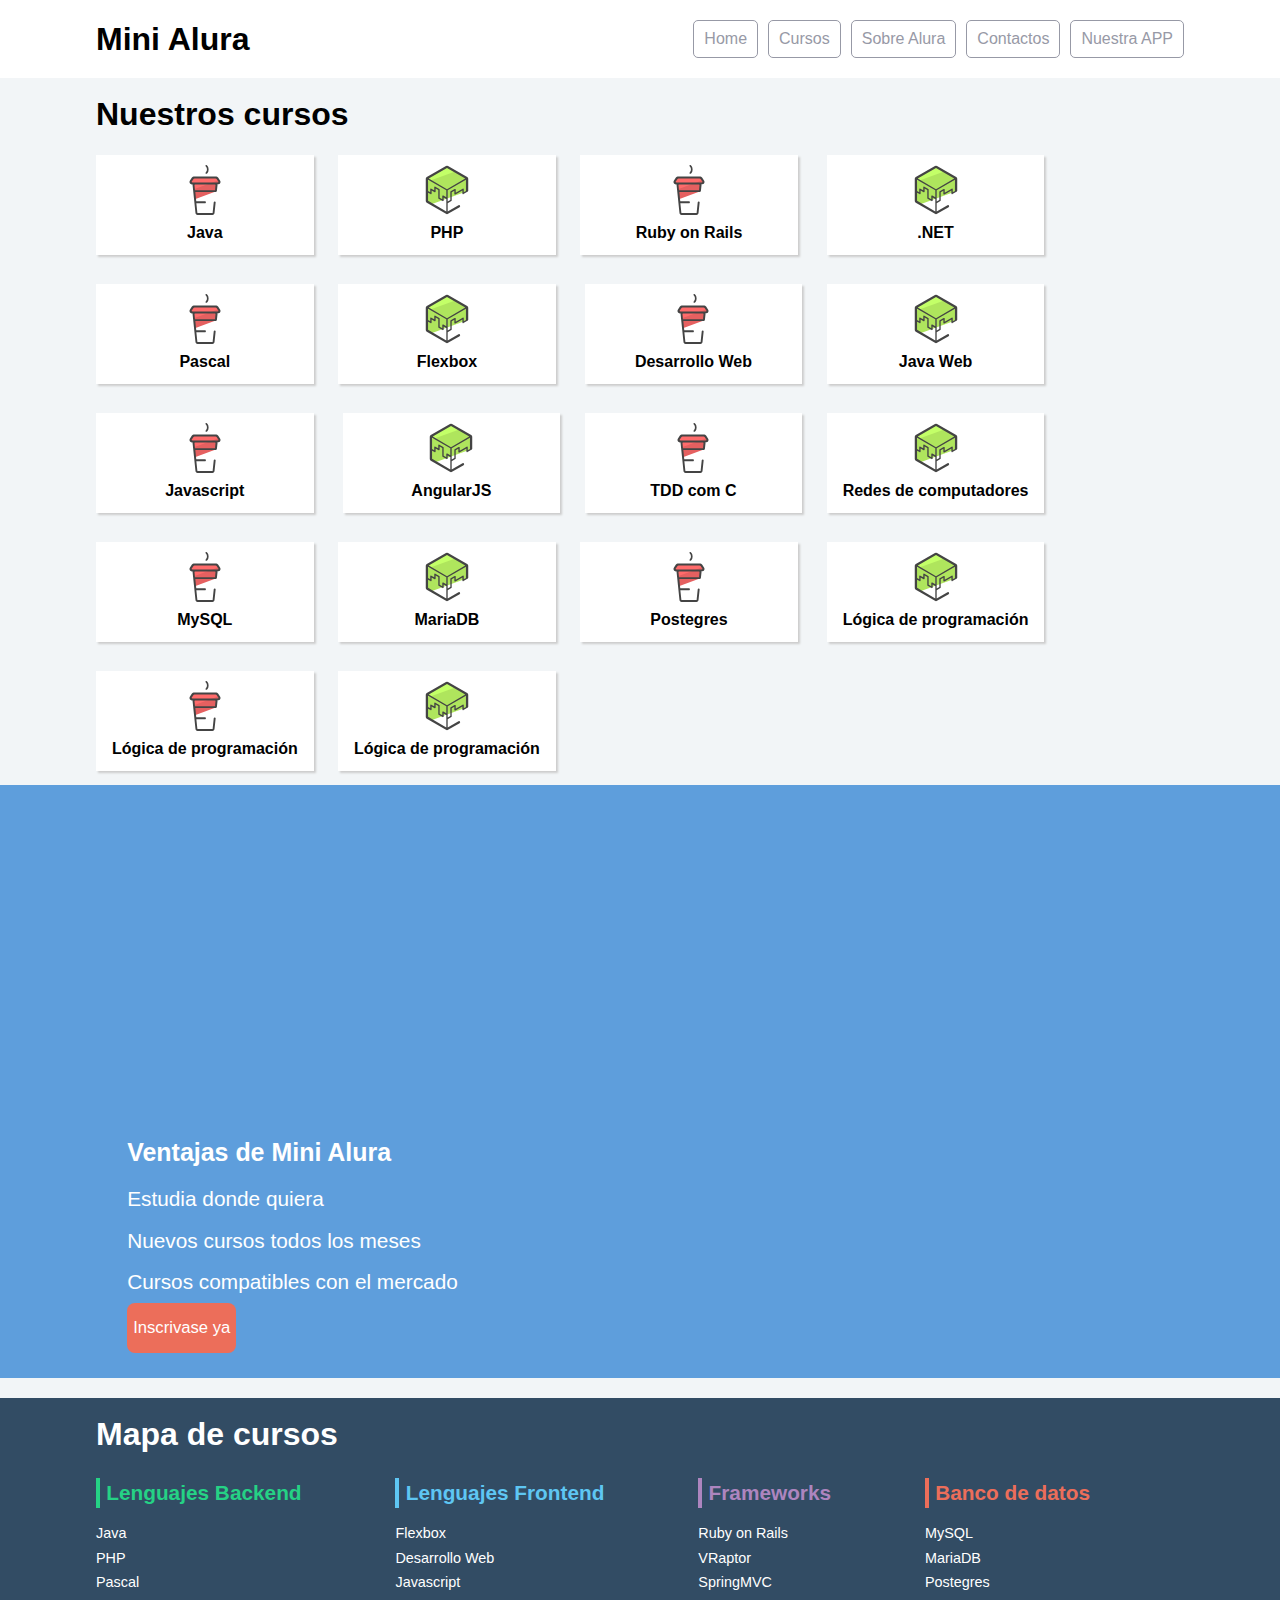
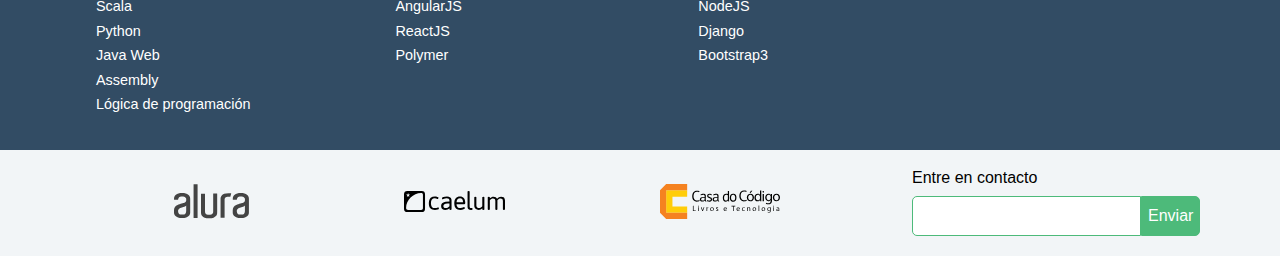
<file: flex-box/index.html>
<!doctype html>
<html>
<head>
	<meta charset="utf-8">
	<meta name="viewport" content="width=device-width, initial-scale=1">
	<title>Mini Alura | Cursos online</title>
	<link rel="stylesheet" href="css/reset.css">
	<link rel="stylesheet" href="css/style.css">
	<link rel="stylesheet" href="css/flexbox.css">
</head>
<body>

	<header class="headerPrincipal">
		<div class="container">
			<h1 class="headerPrincipal-titulo">
				<a href="#">Mini Alura</a>
			</h1>

			<nav class="headerPrincipal-nav">
				<a class="headerPrincipal-nav-link" href="#">Home</a>
				<a class="headerPrincipal-nav-link" href="#">Cursos</a>
				<a class="headerPrincipal-nav-link" href="#">Sobre Alura</a>
				<a class="headerPrincipal-nav-link" href="#">Contactos</a>
				<a class="headerPrincipal-nav-link headerPrincipal-nav-link-app" href="#">Nuestra APP</a>
				
			</nav>
		</div>

	</header>

	<main class="contenidoPrincipal">
		<div class="container">
			<h2 class="subtitulo">Nuestros cursos</h2>

			<nav>
				<ul class="contenidoPrincipal-cursos">
					<li class="contenidoPrincipal-cursos-link"><a href="#">Java</a></li>
					<li class="contenidoPrincipal-cursos-link"><a href="#">PHP</a></li>
					<li class="contenidoPrincipal-cursos-link"><a href="#">Ruby on Rails</a></li>
					<li class="contenidoPrincipal-cursos-link"><a href="#">.NET</a></li>
					<li class="contenidoPrincipal-cursos-link"><a href="#">Pascal</a></li>
					<li class="contenidoPrincipal-cursos-link"><a href="#">Flexbox</a></li>
					<li class="contenidoPrincipal-cursos-link"><a href="#">Desarrollo Web</a></li>
					<li class="contenidoPrincipal-cursos-link"><a href="#">Java Web</a></li>
					<li class="contenidoPrincipal-cursos-link"><a href="#">Javascript</a></li>
					<li class="contenidoPrincipal-cursos-link"><a href="#">AngularJS</a></li>
					<li class="contenidoPrincipal-cursos-link"><a href="#">TDD com C</a></li>
					<li class="contenidoPrincipal-cursos-link"><a href="#">Redes de computadores</a></li>
					<li class="contenidoPrincipal-cursos-link"><a href="#">MySQL</a></li>
					<li class="contenidoPrincipal-cursos-link"><a href="#">MariaDB</a></li>
					<li class="contenidoPrincipal-cursos-link"><a href="#">Postegres</a></li>
					<li class="contenidoPrincipal-cursos-link"><a href="#">Lógica de programación</a></li>
					<li class="contenidoPrincipal-cursos-link"><a href="#">Lógica de programación</a></li>
					<li class="contenidoPrincipal-cursos-link"><a href="#">Lógica de programación</a></li>
				</ul>
			</nav>
		</div>

		<section class="videoSobre">
			<div class="container">
				<iframe class="videoSobre-video" width="560" height="315" src="https://www.youtube.com/embed/bIlOsJzBVaY?list=PLh2Y_pKOa4UcF1BYPJR3EIMRi3nWAUxIp" frameborder="0" allowfullscreen></iframe>
				
				<div class="videoSobre-sobre">
					<h2 class="videoSobre-sobre-title">Ventajas de Mini Alura</h2>
					<ul class="videoSobre-sobre-list">
						<li class="videoSobre-sobre-item">Estudia donde quiera</li>
						<li class="videoSobre-sobre-item">Nuevos cursos todos los meses</li>
						<li class="videoSobre-sobre-item">Cursos compatibles con el mercado</li>
					</ul>
					<button class="videoSobre-button">Inscrivase ya</button>
				</div>
			</div>
		</section>

	</main>

	<footer class="rodapePrincipal">
		<div class="container">

			<section class="rodapePrincipal-navMap">
				<h3 class="subtitulo">Mapa de cursos</h3>
				<nav class="rodapePrincipal-navMap-list">

					<h4 class="navmap-list-title navmap-list-title-backend">Lenguajes Backend</h4>
					<a class="rodapePrincipal-navMap-link" href="#">Java</a>
					<a class="rodapePrincipal-navMap-link" href="#">PHP</a>
					<a class="rodapePrincipal-navMap-link" href="#">Pascal</a>
					<a class="rodapePrincipal-navMap-link" href="#">Scala</a>
					<a class="rodapePrincipal-navMap-link" href="#">Python</a>
					<a class="rodapePrincipal-navMap-link" href="#">Java Web</a>
					<a class="rodapePrincipal-navMap-link" href="#">Assembly</a>
					<a class="rodapePrincipal-navMap-link" href="#">Lógica de programación</a>

					<h4 class="navmap-list-title navmap-list-title-frontend">Lenguajes Frontend</h4>
					<a class="rodapePrincipal-navMap-link" href="#">Flexbox</a>
					<a class="rodapePrincipal-navMap-link" href="#">Desarrollo Web</a>
					<a class="rodapePrincipal-navMap-link" href="#">Javascript</a>
					<a class="rodapePrincipal-navMap-link" href="#">AngularJS</a>
					<a class="rodapePrincipal-navMap-link" href="#">ReactJS</a>
					<a class="rodapePrincipal-navMap-link" href="#">Polymer</a>
					
					<h4 class="navmap-list-title navmap-list-title-framework">Frameworks</h4>
					<a class="rodapePrincipal-navMap-link" href="#">Ruby on Rails</a>
					<a class="rodapePrincipal-navMap-link" href="#">VRaptor</a>
					<a class="rodapePrincipal-navMap-link" href="#">SpringMVC</a>
					<a class="rodapePrincipal-navMap-link" href="#">NodeJS</a>
					<a class="rodapePrincipal-navMap-link" href="#">Django</a>
					<a class="rodapePrincipal-navMap-link" href="#">Bootstrap3</a>

					<h4 class="navmap-list-title navmap-list-title-bancoDeDados">Banco de datos</h4>
					<a class="rodapePrincipal-navMap-link" href="#">MySQL</a>
					<a class="rodapePrincipal-navMap-link" href="#">MariaDB</a>
					<a class="rodapePrincipal-navMap-link" href="#">Postegres</a>

				</nav>
			</section>

		</div>

		<section class="rodapePrincipal-patrocinadores">
			<div class="container">
				<ul class="rodapePrincipal-patrocinadores-list">
					<li>
						<a class="rodapePrincipal-patrocinadores-list-link patrocinadores-list-link-alura" href="#">
							<img src="img/logos/alura.svg" alt="Logo da Alura">
						</a>
					</li>
					<li>
						<a class="rodapePrincipal-patrocinadores-list-link patrocinadores-list-link-caelum" href="#">
							<img src="img/logos/caelum.svg" alt="Logo da Caelum">
						</a>
					</li>
					<li>
						<a class="rodapePrincipal-patrocinadores-list-link patrocinadores-list-link-casaDoCodigo" href="#">
							<img src="img/logos/cdc.svg" alt="Logo da Casa do Código">
						</a>
					</li>
				</ul>
				<form class="rodapePrincipal-contatoForm" action="#">
					<fieldset>
						<legend class="rodapePrincipal-contatoForm-legend" for="email-contato">Entre en contacto</legend>
						<div class="rodapePrincipal-contatoForm-fieldset"> 
							<input class="rodapePrincipal-contatoForm-emailInput" type="email" name="email-contato" id="email-contato">
							<button class="rodapePrincipal-contatoForm-submit" type="submit">Enviar</button>
						</div>
					</fieldset>
				</form>
			</div>
		</section>
	</footer>

</body>
</html>
</file>
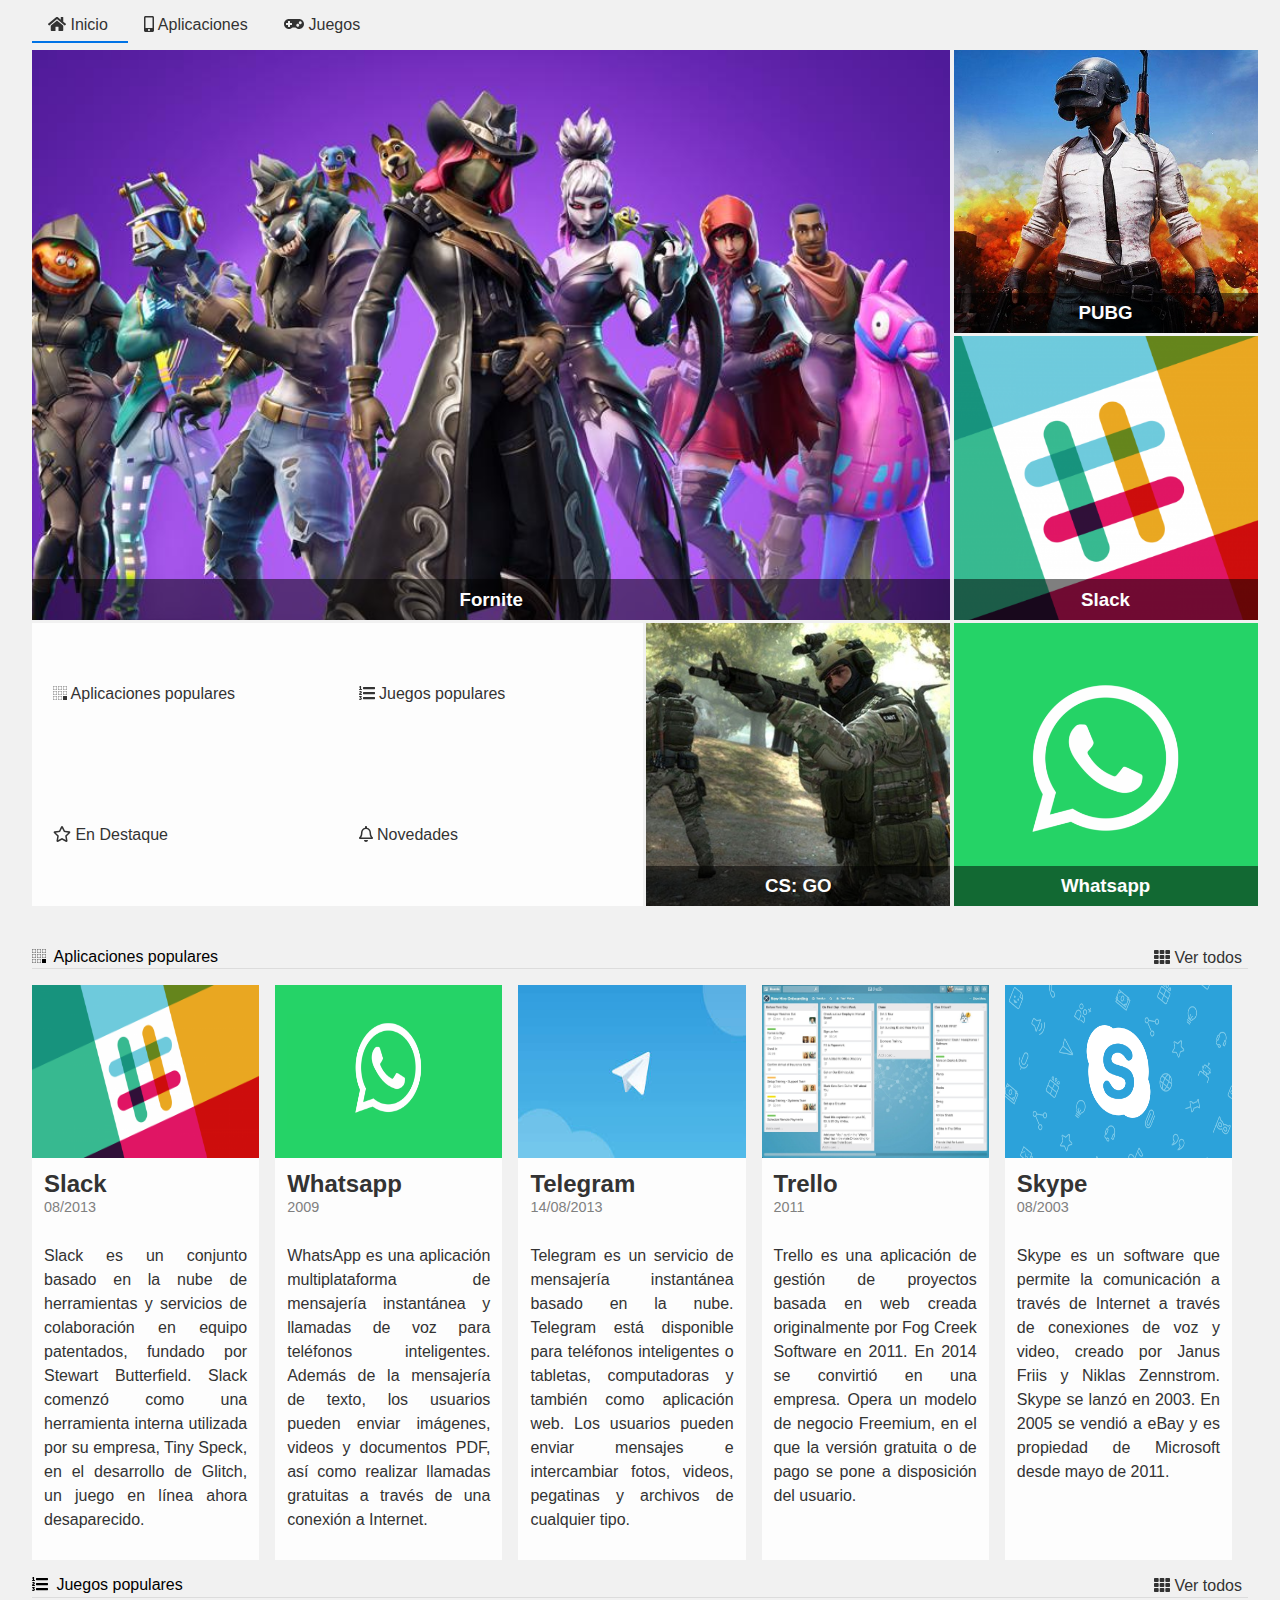
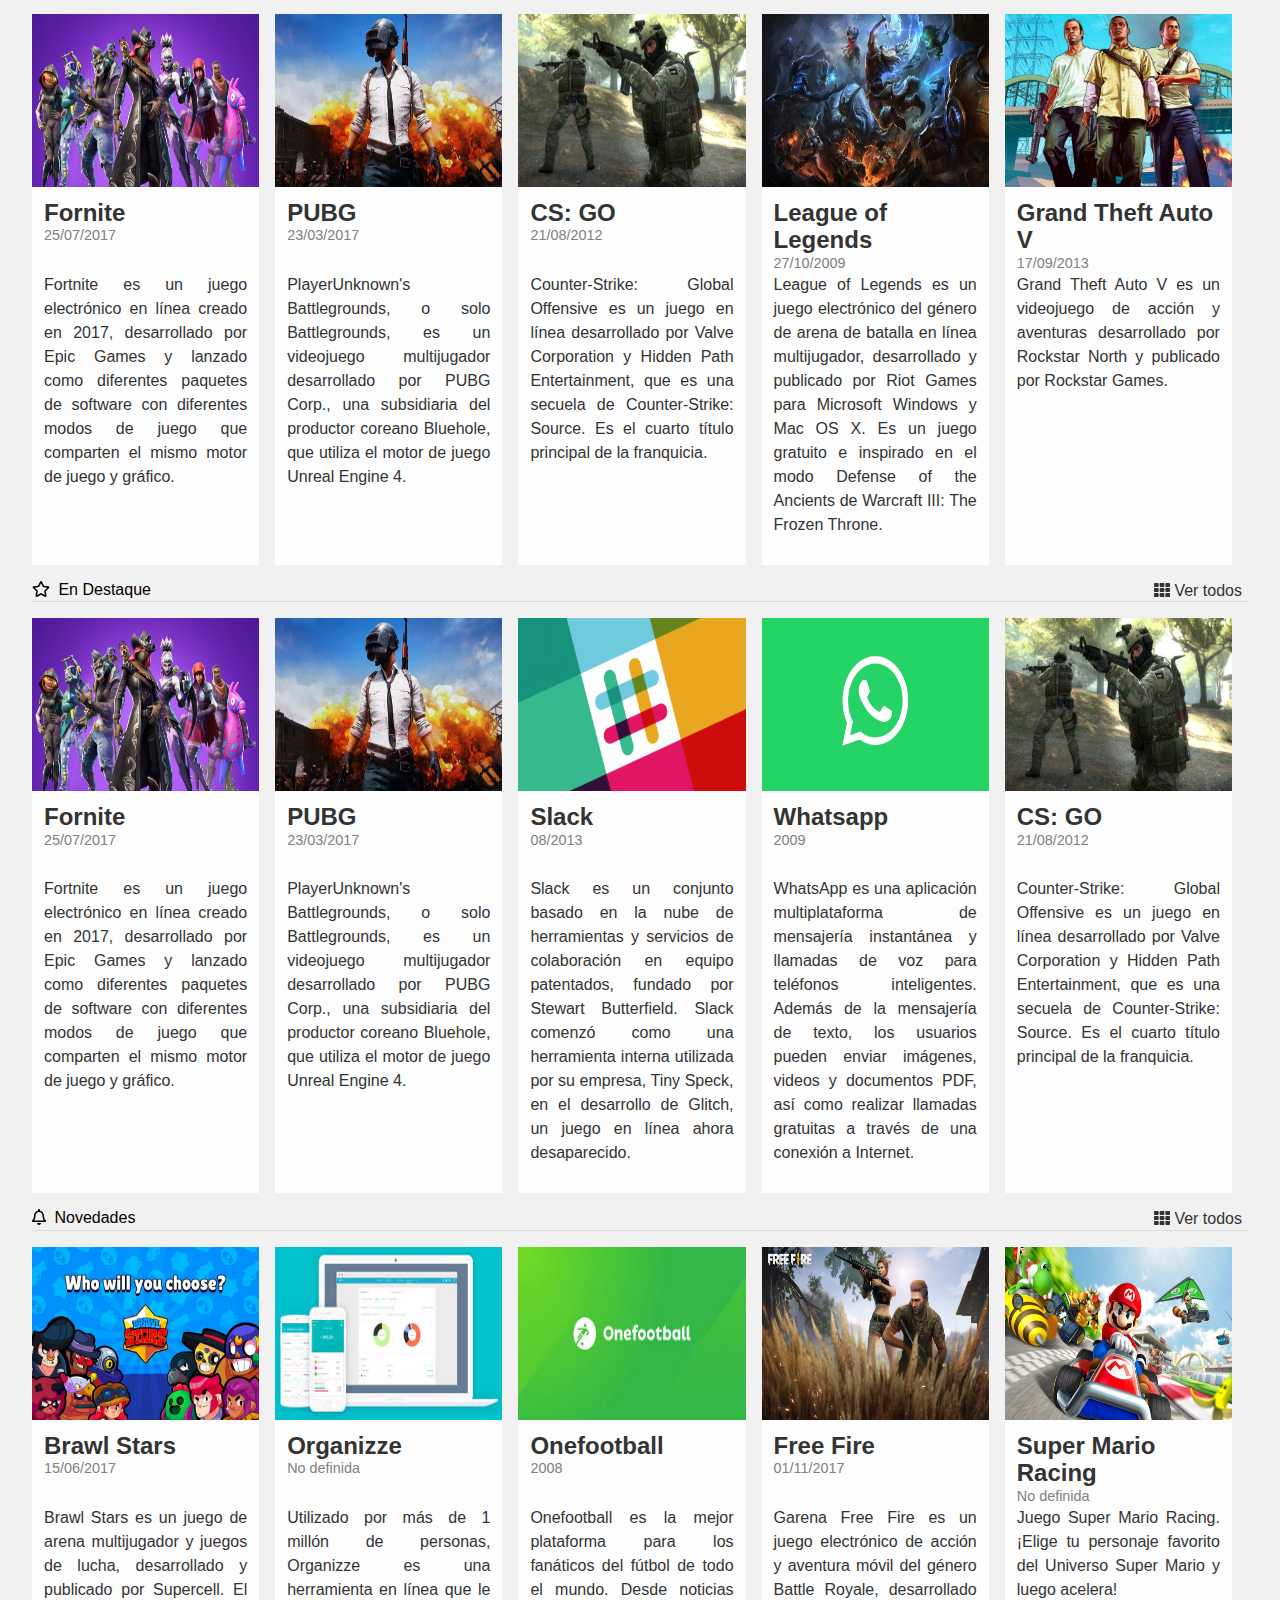
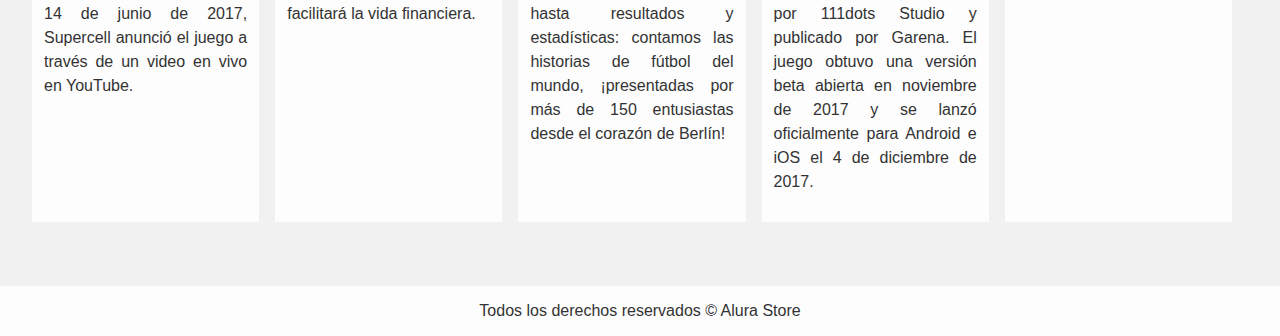
<file: Grid-layout/index.html>
<!DOCTYPE html>
<html lang="en">
<head>
    <meta charset="UTF-8">
    <meta name="viewport" content="width=device-width, initial-scale=1.0">
    <meta http-equiv="X-UA-Compatible" content="ie=edge">
    <title>Alura Store | Descargue nuestros aplicactivos y juegos</title>
    <link href="./assets/css/normalize.css" rel="stylesheet">
    <link href="./assets/css/reset.css" rel="stylesheet">
    <link href="./assets/css/style.css" rel="stylesheet">
    <link href="./assets/css/destaques.css" rel="stylesheet">
    <link href="./assets/css/populares.css" rel="stylesheet">
    <link href="./assets/css/menu.css" rel="stylesheet">
    <link href="./assets/css/responsive.css" rel="stylesheet">
    


</head>
<body class="app">
    <header class="encabezado">
        <nav class="menu">
            <ul class="menu__lista">
                <li class="menu__item">
                    <a class="menu__link activo" href="#">
                        <i class="fas fa-home"></i>
                        Inicio
                    </a>
                    <a class="menu__link" href="#">
                        <i class="fas fa-mobile-alt"></i>
                        Aplicaciones</a>
                    <a class="menu__link" href="#">
                        <i class="fas fa-gamepad"></i>
                        Juegos
                    </a>
                </li>
            </ul>
        </nav>
    </header>
    <main class="contenido">
        <section class="destaques">
            <div class="destaques__principal box">
                <h3 class="destaques__titulo">Fornite</h3>
            </div>
            <div class="destaques__secundario box">
                <h3 class="destaques__titulo">PUBG</h3>
            </div>
            <div class="destaques__secundario box">
                <h3 class="destaques__titulo">Slack</h3>
            </div>
            <div class="destaques__secundario box">
                <h3 class="destaques__titulo">Whatsapp</h3>
            </div>
            <div class="destaques__secundario box">
                <h3 class="destaques__titulo">CS: GO</h3>
            </div>
            <div class="destaques__categorias">
                <ul class="destaques__categorias___lista">
                    <li class="destaques__categorias___item">
                        <a class="destaques__categorias___link" href="#">
                            <i class="destaques__categorias___icon fab fa-buromobelexperte"></i>
                            Aplicaciones populares
                        </a>
                    </li>
                    <li class="destaques__categorias___item">
                        <a class="destaques__categorias___link" href="#">
                            <i class="fas fa-list-ol"></i>
                            Juegos populares
                        </a>
                    </li>
                    <li class="destaques__categorias___item">
                        <a class="destaques__categorias___link" href="#">
                            <i class="far fa-star"></i>
                            En Destaque
                        </a>
                    </li>
                    <li class="destaques__categorias___item">
                        <a class="destaques__categorias___link" href="#">
                            <i class="far fa-bell"></i>
                            Novedades
                        </a>
                    </li>
                </ul>
            </div>
        </section>
        <section class="populares">
            <div class="populares__items">
                <div class="populares__info">
                    <div class="populares__header">
                        <h4 class="populares__titulo">
                            <i class="populares__icon fab fa-buromobelexperte"></i>
                            Aplicaciones populares
                        </h4>
                        <button class="populares__boton">
                            <i class="fas fa-th"></i>
                            Ver todos
                        </button>
                    </div>
                </div>
                <div class="populares__contenido">
                    <div class="populares__card">
                        <img class="populares__card___imagen" src="./assets/img/slack.png"></img>
                        <div class="populares__card___base">
                            <div class="populares__card___header">
                                <h5 class="populares__card___titulo">Slack</h5>
                                <time class="populares__card___data" datetime="2013-08-01">08/2013</time>
                            </div>
                            <div class="populares__card___descripcion">
                                Slack es un conjunto basado en la nube de herramientas y servicios de colaboración en equipo patentados, fundado por Stewart Butterfield. Slack comenzó como una herramienta interna utilizada por su empresa, Tiny Speck, en el desarrollo de Glitch, un juego en línea ahora desaparecido.                            </div>
                        </div>
                    </div>
                    <div class="populares__card">
                        <img class="populares__card___imagen" src="./assets/img/whatsapp.png"></img>
                        <div class="populares__card___base">
                            <div class="populares__card___header">
                                <h5 class="populares__card___titulo">Whatsapp</h5>
                                <time class="populares__card___data" datetime="20090-01-01">2009</time>
                            </div>
                            <div class="populares__card___descripcion">
                                WhatsApp es una aplicación multiplataforma de mensajería instantánea y llamadas de voz para teléfonos inteligentes. Además de la mensajería de texto, los usuarios pueden enviar imágenes, videos y documentos PDF, así como realizar llamadas gratuitas a través de una conexión a Internet.                            </div>
                        </div>
                    </div>
                    <div class="populares__card">
                        <img class="populares__card___imagen" src="./assets/img/telegram.jpeg"></img>
                        <div class="populares__card___base">
                            <div class="populares__card___header">
                                <h5 class="populares__card___titulo">Telegram</h5>
                                <time class="populares__card___data" datetime="2013-08-14">14/08/2013</time>
                            </div>
                            <div class="populares__card___descripcion">
                                Telegram es un servicio de mensajería instantánea basado en la nube. Telegram está disponible para teléfonos inteligentes o tabletas, computadoras y también como aplicación web. Los usuarios pueden enviar mensajes e intercambiar fotos, videos, pegatinas y archivos de cualquier tipo.                            </div>
                        </div>
                    </div>
                    <div class="populares__card">
                        <img class="populares__card___imagen" src="./assets/img/trello.jpg"></img>
                        <div class="populares__card___base">
                            <div class="populares__card___header">
                                <h5 class="populares__card___titulo">Trello</h5>
                                <time class="populares__card___data" datetime="2011-01-01">2011</time>
                            </div>
                            <div class="populares__card___descripcion">
                                Trello es una aplicación de gestión de proyectos basada en web creada originalmente por Fog Creek Software en 2011. En 2014 se convirtió en una empresa. Opera un modelo de negocio Freemium, en el que la versión gratuita o de pago se pone a disposición del usuario.                            </div>
                        </div>
                    </div>
                    <div class="populares__card">
                        <img class="populares__card___imagen" src="./assets/img/skype.png"></img>
                        <div class="populares__card___base">
                            <div class="populares__card___header">
                                <h5 class="populares__card___titulo">Skype</h5>
                                <time class="populares__card___data" datetime="2003-08-01">08/2003</time>
                            </div>
                            <div class="populares__card___descripcion">
                                Skype es un software que permite la comunicación a través de Internet a través de conexiones de voz y video, creado por Janus Friis y Niklas Zennstrom. Skype se lanzó en 2003. En 2005 se vendió a eBay y es propiedad de Microsoft desde mayo de 2011.                            </div>
                        </div>
                    </div>
                </div>
            </div>
            <div class="populares__items">
                <div class="populares__info">
                    <div class="populares__header">
                        <h4 class="populares__titulo">
                            <i class="populares__icon fas fa-list-ol"></i>
                            Juegos populares
                        </h4>
                        <button class="populares__boton">
                            <i class="fas fa-th"></i>
                            Ver todos
                        </button>
                    </div>
                </div>
                <div class="populares__contenido">
                    <div class="populares__card">
                        <img class="populares__card___imagen" src="./assets/img/fortnite.jpg"></img>
                        <div class="populares__card___base">
                            <div class="populares__card___header">
                                <h5 class="populares__card___titulo">Fornite</h5>
                                <time class="populares__card___data" datetime="2017-07-25">25/07/2017</time>
                            </div>
                            <div class="populares__card___descripcion">
                                Fortnite es un juego electrónico en línea creado en 2017, desarrollado por Epic Games y lanzado como diferentes paquetes de software con diferentes modos de juego que comparten el mismo motor de juego y gráfico.                            </div>
                        </div>
                    </div>
                    <div class="populares__card">
                        <img class="populares__card___imagen" src="./assets/img/pubg.jpg"></img>
                        <div class="populares__card___base">
                            <div class="populares__card___header">
                                <h5 class="populares__card___titulo">PUBG</h5>
                                <time class="populares__card___data" datetime="2017-03-23">23/03/2017</time>
                            </div>
                            <div class="populares__card___descripcion">
                                PlayerUnknown's Battlegrounds, o solo Battlegrounds, es un videojuego multijugador desarrollado por PUBG Corp., una subsidiaria del productor coreano Bluehole, que utiliza el motor de juego Unreal Engine 4.                            </div>
                        </div>
                    </div>
                    <div class="populares__card">
                        <img class="populares__card___imagen" src="./assets/img/cs-go.jpg"></img>
                        <div class="populares__card___base">
                            <div class="populares__card___header">
                                <h5 class="populares__card___titulo">CS: GO</h5>
                                <time class="populares__card___data" datetime="2012-08-21">21/08/2012</time>
                            </div>
                            <div class="populares__card___descripcion">
                                Counter-Strike: Global Offensive es un juego en línea desarrollado por Valve Corporation y Hidden Path Entertainment, que es una secuela de Counter-Strike: Source. Es el cuarto título principal de la franquicia.                            </div>
                        </div>
                    </div>
                    <div class="populares__card">
                        <img class="populares__card___imagen" src="./assets/img/lol.jpg"></img>
                        <div class="populares__card___base">
                            <div class="populares__card___header">
                                <h5 class="populares__card___titulo">League of Legends</h5>
                                <time class="populares__card___data" datetime="2009-10-27">27/10/2009</time>
                            </div>
                            <div class="populares__card___descripcion">
                                League of Legends es un juego electrónico del género de arena de batalla en línea multijugador, desarrollado y publicado por Riot Games para Microsoft Windows y Mac OS X. Es un juego gratuito e inspirado en el modo Defense of the Ancients de Warcraft III: The Frozen Throne.                            </div>
                        </div>
                    </div>
                    <div class="populares__card">
                        <img class="populares__card___imagen" src="./assets/img/gta-v.jpg"></img>
                        <div class="populares__card___base">
                            <div class="populares__card___header">
                                <h5 class="populares__card___titulo">Grand Theft Auto V</h5>
                                <time class="populares__card___data" datetime="2013-09-17">17/09/2013</time>
                            </div>
                            <div class="populares__card___descripcion">
                                Grand Theft Auto V es un videojuego de acción y aventuras desarrollado por Rockstar North y publicado por Rockstar Games.                            </div>
                        </div>
                    </div>
                </div>
            </div>
            <div class="populares__items">
                <div class="populares__info">
                    <div class="populares__header">
                        <h4 class="populares__titulo">
                            <i class="populares__icon far fa-star"></i>
                            En Destaque
                        </h4>
                        <button class="populares__boton">
                            <i class="fas fa-th"></i>
                            Ver todos
                        </button>
                    </div>
                </div>
                <div class="populares__contenido">
                    <div class="populares__card">
                        <img class="populares__card___imagen" src="./assets/img/fortnite.jpg"></img>
                        <div class="populares__card___base">
                            <div class="populares__card___header">
                                <h5 class="populares__card___titulo">Fornite</h5>
                                <time class="populares__card___data" datetime="2017-07-25">25/07/2017</time>
                            </div>
                            <div class="populares__card___descripcion">
                                Fortnite es un juego electrónico en línea creado en 2017, desarrollado por Epic Games y lanzado como diferentes paquetes de software con diferentes modos de juego que comparten el mismo motor de juego y gráfico.                            </div>
                        </div>
                    </div>
                    <div class="populares__card">
                        <img class="populares__card___imagen" src="./assets/img/pubg.jpg"></img>
                        <div class="populares__card___base">
                            <div class="populares__card___header">
                                <h5 class="populares__card___titulo">PUBG</h5>
                                <time class="populares__card___data" datetime="2017-03-23">23/03/2017</time>
                            </div>
                            <div class="populares__card___descripcion">
                                PlayerUnknown's Battlegrounds, o solo Battlegrounds, es un videojuego multijugador desarrollado por PUBG Corp., una subsidiaria del productor coreano Bluehole, que utiliza el motor de juego Unreal Engine 4.                            </div>
                        </div>
                    </div>
                    <div class="populares__card">
                        <img class="populares__card___imagen" src="./assets/img/slack.png"></img>
                        <div class="populares__card___base">
                            <div class="populares__card___header">
                                <h5 class="populares__card___titulo">Slack</h5>
                                <time class="populares__card___data" datetime="2013-08-01">08/2013</time>
                            </div>
                            <div class="populares__card___descripcion">
                                Slack es un conjunto basado en la nube de herramientas y servicios de colaboración en equipo patentados, fundado por Stewart Butterfield. Slack comenzó como una herramienta interna utilizada por su empresa, Tiny Speck, en el desarrollo de Glitch, un juego en línea ahora desaparecido.                            </div>
                        </div>
                    </div>
                    <div class="populares__card">
                        <img class="populares__card___imagen" src="./assets/img/whatsapp.png"></img>
                        <div class="populares__card___base">
                            <div class="populares__card___header">
                                <h5 class="populares__card___titulo">Whatsapp</h5>
                                <time class="populares__card___data" datetime="20090-01-01">2009</time>
                            </div>
                            <div class="populares__card___descripcion">
                                WhatsApp es una aplicación multiplataforma de mensajería instantánea y llamadas de voz para teléfonos inteligentes. Además de la mensajería de texto, los usuarios pueden enviar imágenes, videos y documentos PDF, así como realizar llamadas gratuitas a través de una conexión a Internet.                            </div>
                        </div>
                    </div>
                    <div class="populares__card">
                        <img class="populares__card___imagen" src="./assets/img/cs-go.jpg"></img>
                        <div class="populares__card___base">
                            <div class="populares__card___header">
                                <h5 class="populares__card___titulo">CS: GO</h5>
                                <time class="populares__card___data" datetime="2012-08-21">21/08/2012</time>
                            </div>
                            <div class="populares__card___descripcion">
                                Counter-Strike: Global Offensive es un juego en línea desarrollado por Valve Corporation y Hidden Path Entertainment, que es una secuela de Counter-Strike: Source. Es el cuarto título principal de la franquicia.                            </div>
                        </div>
                    </div>
                </div>
            </div>
            <div class="populares__items">
                <div class="populares__info">
                    <div class="populares__header">
                        <h4 class="populares__titulo">
                            <i class="populares__icon far fa-bell"></i>
                            Novedades
                        </h4>
                        <button class="populares__boton">
                            <i class="fas fa-th"></i>
                            Ver todos
                        </button>
                    </div>
                </div>
                <div class="populares__contenido">
                    <div class="populares__card">
                        <img class="populares__card___imagen" src="./assets/img/brawl-stars.jpg"></img>
                        <div class="populares__card___base">
                            <div class="populares__card___header">
                                <h5 class="populares__card___titulo">Brawl Stars</h5>
                                <time class="populares__card___data" datetime="2017-06-15">15/06/2017</time>
                            </div>
                            <div class="populares__card___descripcion">
                                Brawl Stars es un juego de arena multijugador y juegos de lucha, desarrollado y publicado por Supercell. El 14 de junio de 2017, Supercell anunció el juego a través de un video en vivo en YouTube.                            </div>
                        </div>
                    </div>
                    <div class="populares__card">
                        <img class="populares__card___imagen" src="./assets/img/organizze.jpeg"></img>
                        <div class="populares__card___base">
                            <div class="populares__card___header">
                                <h5 class="populares__card___titulo">Organizze</h5>
                                <time class="populares__card___data" datetime="">No definida</time>
                            </div>
                            <div class="populares__card___descripcion">
                                Utilizado por más de 1 millón de personas, Organizze es una herramienta en línea que le facilitará la vida financiera.                            </div>
                        </div>
                    </div>
                    <div class="populares__card">
                        <img class="populares__card___imagen" src="./assets/img/onefotball.jpeg"></img>
                        <div class="populares__card___base">
                            <div class="populares__card___header">
                                <h5 class="populares__card___titulo">Onefootball</h5>
                                <time class="populares__card___data" datetime="2008-01-01">2008</time>
                            </div>
                            <div class="populares__card___descripcion">
                                Onefootball es la mejor plataforma para los fanáticos del fútbol de todo el mundo. Desde noticias hasta resultados y estadísticas: contamos las historias de fútbol del mundo, ¡presentadas por más de 150 entusiastas desde el corazón de Berlín!                            </div>
                        </div>
                    </div>
                    <div class="populares__card">
                        <img class="populares__card___imagen" src="./assets/img/free-fire.jpg"></img>
                        <div class="populares__card___base">
                            <div class="populares__card___header">
                                <h5 class="populares__card___titulo">Free Fire</h5>
                                <time class="populares__card___data" datetime="2017-11-01">01/11/2017</time>
                            </div>
                            <div class="populares__card___descripcion">
                                Garena Free Fire es un juego electrónico de acción y aventura móvil del género Battle Royale, desarrollado por 111dots Studio y publicado por Garena. El juego obtuvo una versión beta abierta en noviembre de 2017 y se lanzó oficialmente para Android e iOS el 4 de diciembre de 2017.                            </div>
                        </div>
                    </div>
                    <div class="populares__card">
                        <img class="populares__card___imagen" src="./assets/img/mario-kart.jpg"></img>
                        <div class="populares__card___base">
                            <div class="populares__card___header">
                                <h5 class="populares__card___titulo">Super Mario Racing</h5>
                                <time class="populares__card___data" datetime="">No definida</time>
                            </div>
                            <div class="populares__card___descripcion">
                                Juego Super Mario Racing. ¡Elige tu personaje favorito del Universo Super Mario y luego acelera!                            </div>
                        </div>
                    </div>
                </div>
            </div>
        </section>
    </main>
    <footer class="rodapie">Todos los derechos reservados &copy; Alura Store </footer>
    <script src="./assets/js/fontawesome.all.min.js"></script>
</body>
</html>
</file>
<file: flex-box/css/style.css>
body {
	background-color: #F2F5F7;
	font-family: 'Open Sans',Arial,sans-serif;
}

.container {
	width: 94%;
	margin: 0 auto;
}

.headerPrincipal {
	background-color: #FFF;
	padding: 20px 0;
}

.headerPrincipal-titulo {
	font-weight: bold;
	font-size: 2em;
	margin-bottom: 20px;
}

.headerPrincipal-titulo a {
	text-decoration: none;
	color: inherit;
}

.headerPrincipal-nav-link {
	padding: 10px;
	margin-bottom: 10px;
	color: #9799A6;
	background-color: #FFF;
	text-decoration: none;
	transition: .5s;
	display: block;

	border-bottom: 1px solid #9799A6;
}

.contenidoPrincipal {
	margin-top: 20px;
	margin-bottom: 20px;
}

.subtitulo {
	font-weight: bold;
	font-size: 32px;
	margin-bottom: 10px;
	text-align: center;
}

.contenidoPrincipal-cursos-link {
	height: 100px;
	background-color: #FFF;
	text-align: center;
	margin: 1%;
	transition: .3s;
	box-shadow: 2px 2px 2px #CCC;
	position: relative;
}

.contenidoPrincipal-cursos-link a {
	text-decoration: none;
	color: #000;
	font-weight: bold;
	display: block;
	width: 100%;
	height: 100%;
	position: absolute;
	top: 0;
	left: 0;
}

.contenidoPrincipal-cursos-link:hover {
	box-shadow: 4px 4px 4px #CCC;
}

.contenidoPrincipal-cursos-link a:before {
	content: '';
	display: block;
	width: 50px;
	height: 50px;
	margin: 10px auto;
}

.contenidoPrincipal-cursos-link:nth-child(even) a:before {
	background: url(../img/background1.svg) no-repeat;	
}

.contenidoPrincipal-cursos-link:nth-child(odd) a:before {
	background: url(../img/background2.svg) no-repeat;
}


.rodapePrincipal {
	background-color: #324C64;
	padding-top: 20px;
}

.rodapePrincipal .subtitulo {
	color: #FFF;
}

.rodapePrincipal-navMap-link {
	text-decoration: none;
	color: #FFF;
	margin-top: 10px;
}

.rodapePrincipal-navMap-link {
	font-size: .9em;
}

.navmap-list-title {
	font-weight: 700;
	font-size: 1.3em;
	margin: .9em 0;
	padding-left: .3em;
	padding-top: .2em;
	padding-bottom: .2em;
}

.navmap-list-title + .rodapePrincipal-navMap-link {
	margin-top: 0;
}

.navmap-list-title-bancoDeDados { color: #EC6E5A; border-left: 4px solid #EC6E5A; }
.navmap-list-title-framework { color: #AD85BF; border-left: 4px solid #AD85BF; }
.navmap-list-title-frontend { color: #5EC6F3; border-left: 4px solid #5EC6F3; }
.navmap-list-title-backend { color: #25D285; border-left: 4px solid #25D285; }

.rodapePrincipal-patrocinadores {
	margin-top: 30px;
	background: #F2F5F7;
	padding: 20px 0;
}

.rodapePrincipal-contatoForm {
	margin-top: 20px;
	text-align: center;
}

.rodapePrincipal-contatoForm label[for=email-contato] {
	font-weight: bold;
	font-size: 14px;
	color: #000;
	margin-bottom: 5px;
	display: block;
}

.rodapePrincipal-contatoForm-emailInput {
	border-top-left-radius: 5px;
	border-bottom-left-radius: 5px;
	padding: 10px;
}

.rodapePrincipal-contatoForm-submit {
	border-top-right-radius: 5px;
	border-bottom-right-radius: 5px;
	background-color: #4DBA7A;
	color: #FFF;
	cursor: pointer;
	
}

.rodapePrincipal-contatoForm-submit,
.rodapePrincipal-contatoForm-emailInput {
	outline: 0;
	border: 1px solid #4DBA7A;
	box-sizing: border-box;
	font-size: 16px;
}

.videoSobre {
	background-color: #5E9EDC;
	padding: 25px 0;

}

.videoSobre-video {
	max-width: 100%;
}

.videoSobre .container {
	color: #FFF;
}

.videoSobre-sobre-title {
	font-size: 1.2em;
	font-weight: bolder;
}

.videoSobre-sobre {
	font-size: 1.3em;
	line-height: 2;
}

.videoSobre-button {
	border-radius: 8px;
	background-color: #ec6e5a;
	display: block;
	color: #FFF;
	border: none;
	height: 50px;
	font-size: .8em;
	outline: none;
}

.rodapePrincipal-contatoForm-legend {
	margin-bottom: 10px;
}

@media(min-width: 769px) {

	.container {
		width: 85%;	
	}

	.subtitulo {
		text-align: left;
	}

	.headerPrincipal-nav-link {
		border-radius: 5px;
		border: 1px solid #9799A6;
	}

	.headerPrincipal-nav-link:hover {
		color: #FFF;
		background-color: #9799A6;
	}

	.headerPrincipal-titulo {
		margin: 0;
	}

	.headerPrincipal-nav {
		width: auto;
	}

	.headerPrincipal-nav-link {
		width: auto;
		margin: 0 0 0 10px;
	}

	.rodapePrincipal-contatoForm {
		margin-top: 0;
		text-align: left;
	}

	.contenidoPrincipal-cursos-link:nth-child(3n) {
		margin-right: 0;
	}

	.contenidoPrincipal-cursos-link:nth-child(3n+1) {
		margin-left: 0;
	}

}

@media(min-width: 1000px) {
	.contenidoPrincipal-cursos-link {
		margin: 1.333%;
	}

	.contenidoPrincipal-cursos-link:nth-child(3n) {
		margin-right: 1.33%;
	}

	.contenidoPrincipal-cursos-link:nth-child(3n+1) {
		margin-left: 1.333%;
	}

	.contenidoPrincipal-cursos-link:nth-child(4n) {
		margin-right: 0;
	}

	.contenidoPrincipal-cursos-link:nth-child(4n+1) {
		margin-left: 0;
	}

	.videoSobre-sobre {
		margin-left: 1.5em;
	}

}
</file>
<file: flex-box/css/flexbox.css>
.headerPrincipal .container{
    display: flex;/* esta propiedad deja los elementos hijos con libertad de mocimientp*/
    align-items: center;/*aline los elementos SOLO SIRVE SI ^^*/
    justify-content: space-between;/*controla el espacio del felx consulta: https://developer.mozilla.org/es/docs/Web/CSS/justify-content*/
}

.headerPrincipal-nav{
    display: flex;   
}

.rodapePrincipal-patrocinadores .container{
    display: flex;
    justify-content:space-between;
    
    
}

.rodapePrincipal-patrocinadores-list{
    display: flex;
    align-items: center;
    justify-content: space-around;
    width: 70%;
    margin-right: 5%;
    float: left;
}

.rodapePrincipal-contatoForm{
    width: 25%;
}

.rodapePrincipal-contatoForm-fieldset{
    display: flex;
}

.rodapePrincipal-navMap-list{
    display: flex;
    flex-direction: column;
    height: 260px;
    flex-wrap: wrap;
}

.contenidoPrincipal-cursos{
    display: flex;
    flex-wrap: wrap;
}

.contenidoPrincipal-cursos-link{
    display: flex;
    width: 20%;
    margin-left: 10px;
}

/* respinsive design*/
</file>
<file: Grid-layout/assets/css/style.css>
.app {
    background: #f1f1f1;
    display: grid;  
    font-family: Arial, Helvetica, sans-serif;
    grid-template-areas: 
        "header"
        "contenido"
        "footer";
    grid-template-columns: auto;
    grid-template-rows: 50px auto auto; 
}

.encabezado {
    align-items: center;
    display:flex;
    grid-area: header;
    padding: 0 2rem;
    background: #f1f1f1;
    
}
.contenido {
    grid-area: contenido;
    padding: 0 2rem;
}

.rodapie { 
    background: #fdfdfd;
    color: #333333;
    grid-area: footer;
    padding: 1rem;
    text-align: center;
    
}
</file>
<file: Grid-layout/assets/css/destaques.css>
.box {
    align-items: flex-end;
    display: flex;
    justify-content: center;
}

.destaques {
    display: grid;
    grid-gap: .2rem;
    grid-template-columns: 25% 25% 25% 25%;
    grid-template-rows: 33.33% 33.33% 33.33%;
    height: calc(100vh - 50px);
}

.destaques__titulo {
    background: rgba(0, 0, 0, .5);
    color: #fdfdfd;
    padding: .6rem;
    text-align: center;
    width: 100%;
}

.destaques__principal {
    background: url('../img/fortnite.jpg') center / cover no-repeat;
    grid-column: 1 / 4;
    grid-row: 1 / 3;
}

.destaques__secundario:nth-child(2) {
    background: url('../img/pubg.jpg') center / cover no-repeat;
    grid-column: 4 / 4;
    grid-row: 1 / 1;
}

.destaques__secundario:nth-child(3) {
    background: url('../img/slack.png') center / cover no-repeat;
    grid-column: 4 / 4;
    grid-row: 2 / 2;
}

.destaques__secundario:nth-child(4) {
    background: url('../img/whatsapp.png') center / cover no-repeat;
    grid-column: 4 / 4;
    grid-row: 3 / 3;
}

.destaques__secundario:nth-child(5) {
    background: url('../img/cs-go.jpg') center / cover no-repeat;
    grid-column: 3 / 3;
    grid-row: 3 / 3;
}

.destaques__categorias {
    grid-column: 1 / 3;
    grid-row: 3 / 3;
}

.destaques__categorias___lista {
    display: flex;
    flex-wrap: wrap;
    height: 100%;
    justify-content: space-between; 
}

.destaques__categorias___item {
    align-items: center;
    background: #fdfdfd;
    border-left: 5px solid transparent;
    color: #333333;
    display: flex;
    padding: 1rem;
    width: 50%;
}

.destaques__categorias___link {
    color: inherit;
}
</file>
<file: Grid-layout/assets/css/populares.css>
.populares {
    padding: 3rem 0;
}

.populares__contenido {
    display: flex;
    flex-wrap: wrap;
    padding: 1rem 0rem;
}

.populares__card {
    background: #fdfdfd;
    display: grid;
    grid-template-areas: 
        "card-imagem"
        "card-corpo";
    grid-template-columns: 100%;
    grid-template-rows: 173px auto;
    margin-right: 1rem;
    width: calc(20% - 1rem);
}

.populares__card:last-child {
    margin-right: 0;
}

.populares__card___imagen {
    grid-area: card-imagem;
    height: 100%;
    width: 100%;
}

.populares__card___base {
    display: grid;
    grid-area: card-corpo;
    grid-row-gap: .5rem;
    grid-template-areas: 
        "card-header"
        "card-contenido";
    grid-template-rows: 50px auto;
    padding: .75rem;
}

.populares__card___titulo {
    color: #333333;
    font-size: 1.5rem;
}

.populares__card___data {
    color: #808080;
    font-size: .9rem;
}

.populares__card___descripcion {
    color: #333333;
    line-height: 1.5;
    margin: 1rem 0;
    text-align: justify;
}

.populares__titulo {
    font-weight: 500;
}

.populares__icon {
    margin-right: .25rem;
}

.populares__header {
    border-bottom: 1px solid #dcdcdc;
    display: flex;
    justify-content: space-between;
}

.populares__boton {
    background: transparent;
    border: none;
    color: #333333;
}
</file>
<file: Grid-layout/assets/css/menu.css>
.menu__link {
    color: #333333;
    padding: .5rem 1rem;
}

.menu__link:hover, .menu__link.activo {
    border-bottom: 2px solid #0073e6;
}
</file>
<file: Grid-layout/assets/css/responsive.css>
@media only screen and (max-width: 600px) {
    .destaques__secundario:nth-child(2),
    .destaques__secundario:nth-child(3),
    .destaques__secundario:nth-child(4),
    .destaques__secundario:nth-child(5) {
        display: none;
        grid-column: none;
        grid-row: none;
    }

    .destaques__principal,
    .destaques__categorias {
        grid-column: 1 / 5;

    }
    .populares__contenido {
        flex-direction: column;

    }
    .populares__card {
    width: 100%;
    margin-bottom: 3rem;
    }
    

}


/* Small devices (portrait tablets and large phones, 600px and up) */
@media only screen and (min-width: 600px) {
}

/* Medium devices (landscape tablets, 768px and up) */
@media only screen and (min-width: 768px) {}

/* Large devices (laptops/desktops, 992px and up) */
@media only screen and (min-width: 992px) {}

/* Extra large devices (large laptops and desktops, 1200px and up) */
@media only screen and (min-width: 1200px) {}
</file>
